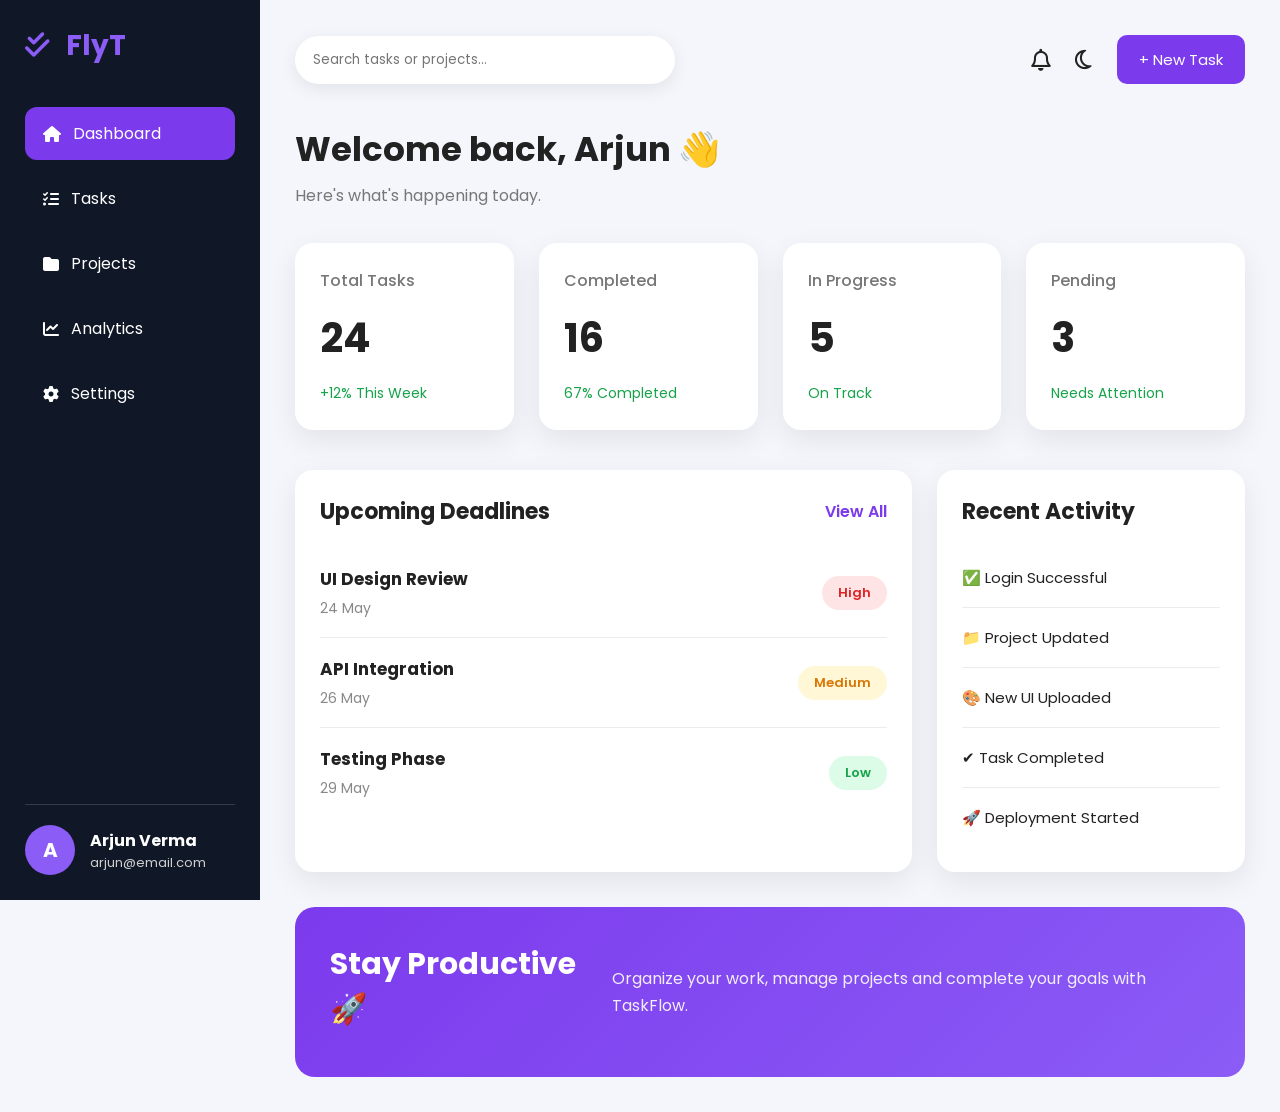
<file: index.html>
<!DOCTYPE html>
<html lang="en">

<head>
    <meta charset="UTF-8">
    <meta name="viewport" content="width=device-width, initial-scale=1.0">

    <title>FlyT | Dashboard</title>

    <!-- CSS -->
    <link rel="stylesheet" href="style.css">

    <!-- Font Awesome -->
    <link rel="stylesheet"
        href="https://cdnjs.cloudflare.com/ajax/libs/font-awesome/6.5.1/css/all.min.css">
</head>

<body>

<div class="container">

    <!-- ================= SIDEBAR ================= -->

    <aside class="sidebar">

        <div>

            <div class="logo">
                <h2>
                    <i class="fa-solid fa-check-double"></i>
                    FlyT
                </h2>
            </div>

            <ul class="menu">

                <li class="active">
                    <a href="index.html">
                        <i class="fa-solid fa-house"></i>
                        Dashboard
                    </a>
                </li>

                <li>
                    <a href="tasks.html">
                        <i class="fa-solid fa-list-check"></i>
                        Tasks
                    </a>
                </li>

                <li>
                    <a href="projects.html">
                        <i class="fa-solid fa-folder"></i>
                        Projects
                    </a>
                </li>

                <li>
                    <a href="analytics.html">
                        <i class="fa-solid fa-chart-line"></i>
                        Analytics
                    </a>
                </li>

                <li>
                    <a href="settings.html">
                        <i class="fa-solid fa-gear"></i>
                        Settings
                    </a>
                </li>

            </ul>

        </div>

        <div class="profile">

            <div class="circle">
                A
            </div>

            <div>

                <h4>Arjun Verma</h4>

                <p id="userEmail">
                    arjun@email.com
                </p>

            </div>

        </div>

    </aside>

    <!-- ================= MAIN ================= -->

    <main class="main">

        <!-- NAVBAR -->

        <div class="navbar">

            <div class="search">

                <input
                    type="text"
                    placeholder="Search tasks or projects...">

            </div>

            <div class="nav-right">

                <i class="fa-regular fa-bell"></i>

                <i id="darkModeBtn"
                    class="fa-regular fa-moon"></i>

                <button id="newTaskBtn">

                    + New Task

                </button>

            </div>

        </div>

        <!-- WELCOME -->

        <section class="welcome">

            <h1>
                Welcome back, Arjun 👋
            </h1>

            <p>

                Here's what's happening today.

            </p>

        </section>

        <!-- DASHBOARD CARDS -->

        <section class="cards">

            <div class="card">

                <h4>Total Tasks</h4>

                <h2>24</h2>

                <span>+12% This Week</span>

            </div>

            <div class="card">

                <h4>Completed</h4>

                <h2>16</h2>

                <span>67% Completed</span>

            </div>

            <div class="card">

                <h4>In Progress</h4>

                <h2>5</h2>

                <span>On Track</span>

            </div>

            <div class="card">

                <h4>Pending</h4>

                <h2>3</h2>

                <span>Needs Attention</span>

            </div>

        </section>

        <!-- CONTENT -->

        <section class="sections">

            <!-- DEADLINES -->

            <div class="box">

                <div class="title">

                    <h3>Upcoming Deadlines</h3>

                    <a href="tasks.html">

                        View All

                    </a>

                </div>

                <div class="task">

                    <div>

                        <h4>UI Design Review</h4>

                        <p>24 May</p>

                    </div>

                    <span class="high">

                        High

                    </span>

                </div>

                <div class="task">

                    <div>

                        <h4>API Integration</h4>

                        <p>26 May</p>

                    </div>

                    <span class="medium">

                        Medium

                    </span>

                </div>

                <div class="task">

                    <div>

                        <h4>Testing Phase</h4>

                        <p>29 May</p>

                    </div>

                    <span class="low">

                        Low

                    </span>

                </div>

            </div>

            <!-- RECENT ACTIVITY -->

            <div class="box">

                <div class="title">

                    <h3>

                        Recent Activity

                    </h3>

                </div>

                <ul class="activity">

                    <li>✅ Login Successful</li>

                    <li>📁 Project Updated</li>

                    <li>🎨 New UI Uploaded</li>

                    <li>✔ Task Completed</li>

                    <li>🚀 Deployment Started</li>

                </ul>

            </div>

        </section>

        <!-- BANNER -->

        <section class="banner">

            <h2>

                Stay Productive 🚀

            </h2>

            <p>

                Organize your work, manage projects and complete your goals with TaskFlow.

            </p>

        </section>

    </main>

</div>

<!-- JavaScript -->

<script src="script.js"></script>

</body>

</html>
</file>
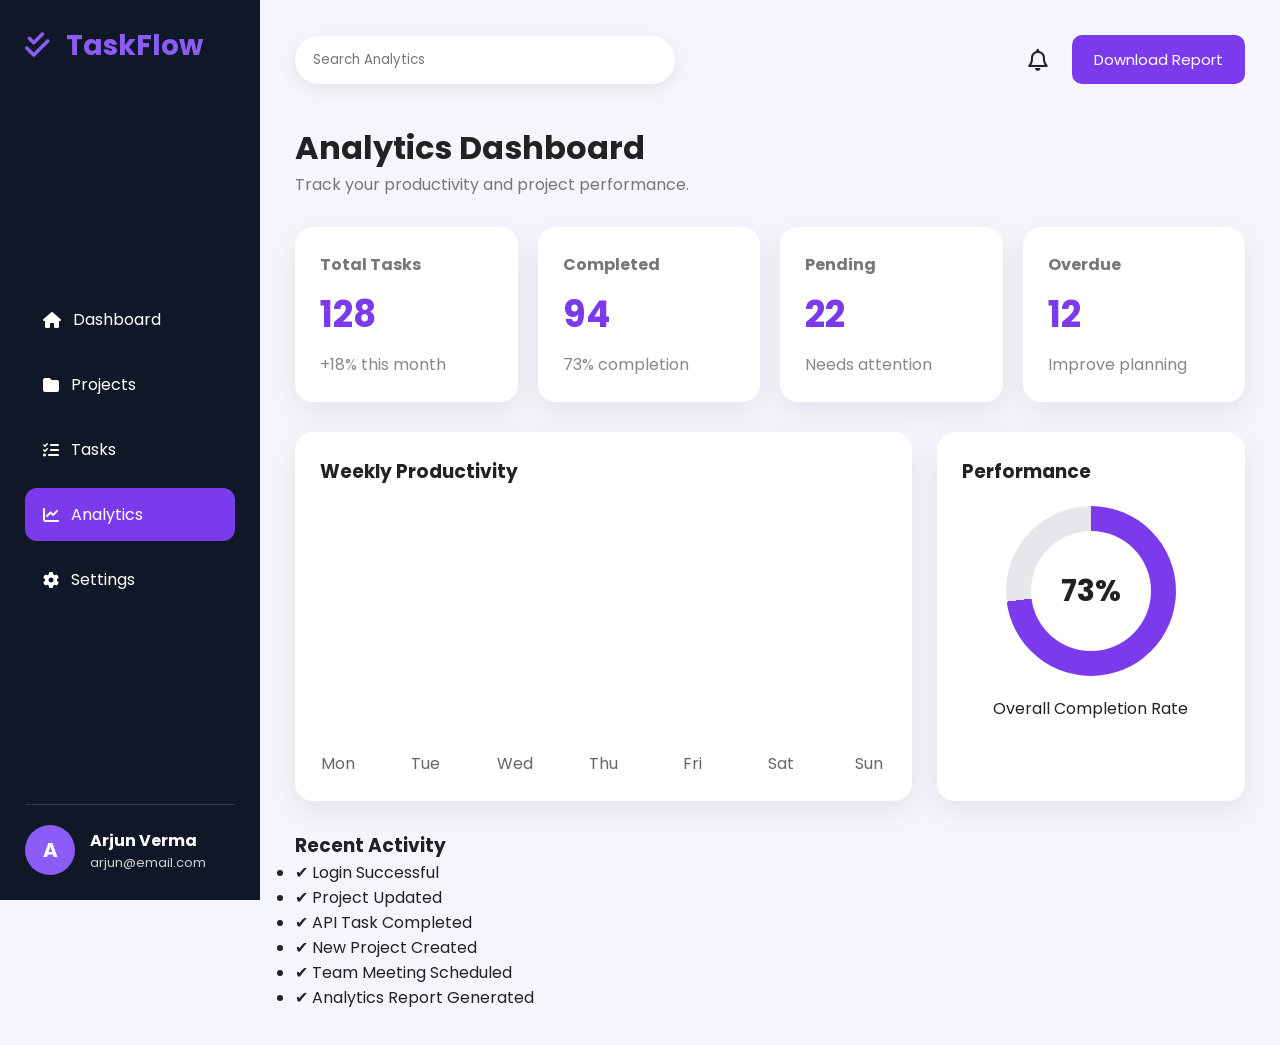
<file: analytics.html>
<!DOCTYPE html>
<html lang="en">
<head>
<meta charset="UTF-8">
<meta name="viewport" content="width=device-width, initial-scale=1.0">
<title>TaskFlow - Analytics</title>

<link rel="stylesheet" href="style.css">

<link rel="stylesheet"
href="https://cdnjs.cloudflare.com/ajax/libs/font-awesome/6.5.1/css/all.min.css">

</head>

<body>

<div class="container">

<!-- Sidebar -->

<div class="sidebar">

<div class="logo">
<h2><i class="fa-solid fa-check-double"></i> TaskFlow</h2>
</div>

<ul class="menu">

    <li>
        <a href="index.html">
            <i class="fa-solid fa-house"></i> Dashboard
        </a>
    </li>

    <li>
        <a href="projects.html">
            <i class="fa-solid fa-folder"></i> Projects
        </a>
    </li>

    <li>
        <a href="tasks.html">
            <i class="fa-solid fa-list-check"></i> Tasks
        </a>
    </li>

    <li class="active">
        <a href="analytics.html">
            <i class="fa-solid fa-chart-line"></i> Analytics
        </a>
    </li>

    <li>
        <a href="settings.html">
            <i class="fa-solid fa-gear"></i> Settings
        </a>
    </li>

</ul>
<div class="profile">

<div class="circle">A</div>

<div>

<h4>Arjun Verma</h4>

<p>arjun@email.com</p>

</div>

</div>

</div>

<!-- Main -->

<div class="main">

<div class="navbar">

<div class="search">

<input type="text" placeholder="Search Analytics">

</div>

<div class="nav-right">

<i class="fa-regular fa-bell"></i>

<button>Download Report</button>

</div>

</div>

<h1>Analytics Dashboard</h1>

<p class="subtitle">
Track your productivity and project performance.
</p>

<!-- Cards -->

<div class="analytics-cards">

<div class="analytics-card">

<h4>Total Tasks</h4>

<h2>128</h2>

<p>+18% this month</p>

</div>

<div class="analytics-card">

<h4>Completed</h4>

<h2>94</h2>

<p>73% completion</p>

</div>

<div class="analytics-card">

<h4>Pending</h4>

<h2>22</h2>

<p>Needs attention</p>

</div>

<div class="analytics-card">

<h4>Overdue</h4>

<h2>12</h2>

<p>Improve planning</p>

</div>

</div>

<!-- Charts -->

<div class="charts">

<!-- Weekly Chart -->

<div class="chart-box">

<h3>Weekly Productivity</h3>

<div class="bars">

<div class="bar">
<div class="fill" style="height:55%"></div>
<p>Mon</p>
</div>

<div class="bar">
<div class="fill" style="height:90%"></div>
<p>Tue</p>
</div>

<div class="bar">
<div class="fill" style="height:75%"></div>
<p>Wed</p>
</div>

<div class="bar">
<div class="fill" style="height:100%"></div>
<p>Thu</p>
</div>

<div class="bar">
<div class="fill" style="height:60%"></div>
<p>Fri</p>
</div>

<div class="bar">
<div class="fill" style="height:45%"></div>
<p>Sat</p>
</div>

<div class="bar">
<div class="fill" style="height:80%"></div>
<p>Sun</p>
</div>

</div>

</div>

<!-- Performance -->

<div class="chart-box">

<h3>Performance</h3>

<div class="performance">

<div class="progress-circle">
<h2>73%</h2>
</div>

<p>Overall Completion Rate</p>

</div>

</div>

</div>

<!-- Recent Activity -->

<div class="activity-box">

<h3>Recent Activity</h3>

<ul>

<li>✔ Login Successful</li>

<li>✔ Project Updated</li>

<li>✔ API Task Completed</li>

<li>✔ New Project Created</li>

<li>✔ Team Meeting Scheduled</li>

<li>✔ Analytics Report Generated</li>

</ul>

</div>

</div>

</div>
<script src="script.js"></script>
</body>
</html>
</file>
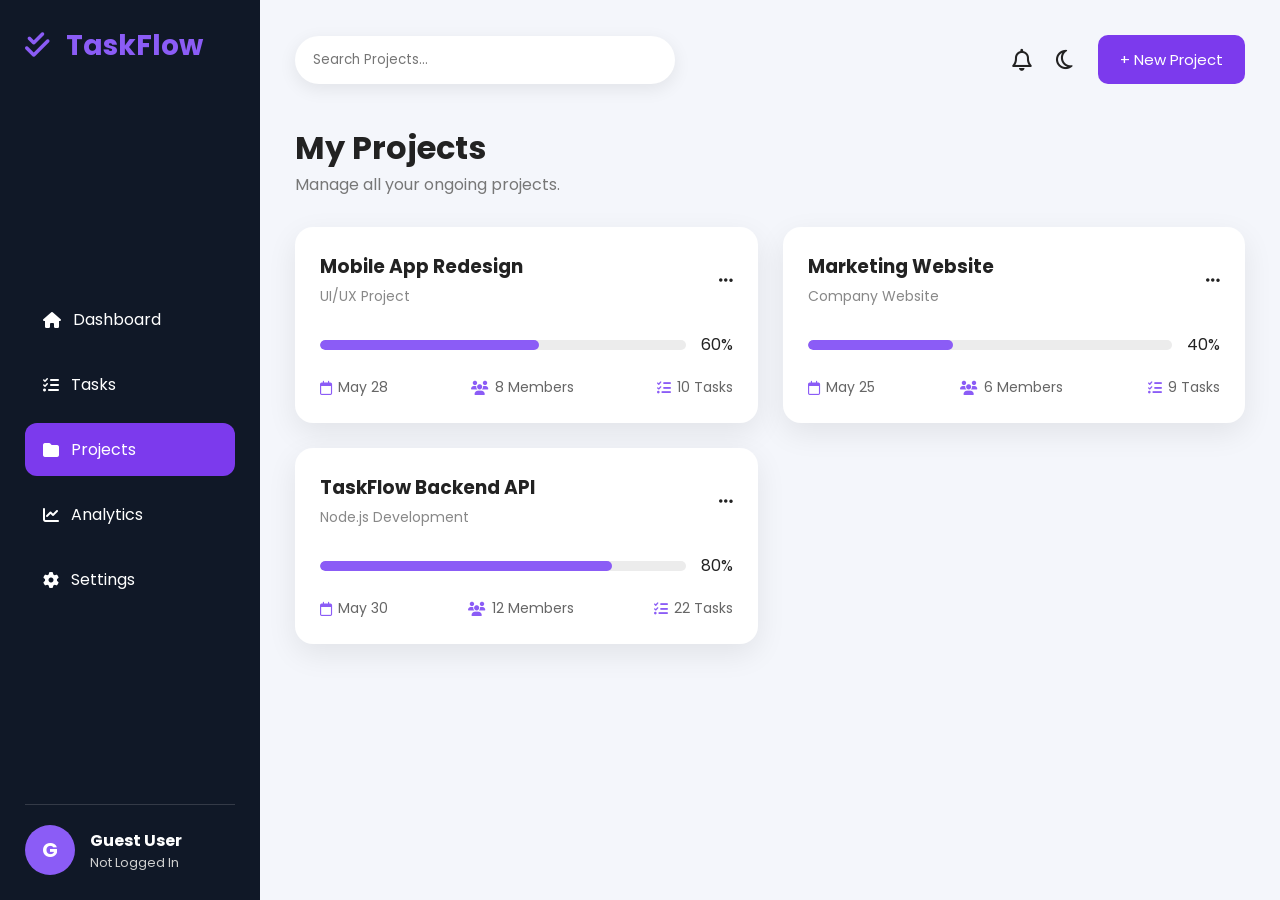
<file: projects.html>
<!DOCTYPE html>
<html lang="en">

<head>

    <meta charset="UTF-8">

    <meta name="viewport"
          content="width=device-width, initial-scale=1.0">

    <title>TaskFlow - Projects</title>

    <link rel="stylesheet"
          href="style.css">

    <link rel="stylesheet"
href="https://cdnjs.cloudflare.com/ajax/libs/font-awesome/6.5.1/css/all.min.css">

</head>

<body>

<div class="container">

    <!-- ================= SIDEBAR ================= -->

    <div class="sidebar">

        <div class="logo">

            <h2>

                <i class="fa-solid fa-check-double"></i>

                TaskFlow

            </h2>

        </div>

        <ul class="menu">

            <li>

                <a href="index.html">

                    <i class="fa-solid fa-house"></i>

                    Dashboard

                </a>

            </li>

            <li>

                <a href="tasks.html">

                    <i class="fa-solid fa-list-check"></i>

                    Tasks

                </a>

            </li>

            <li class="active">

                <a href="projects.html">

                    <i class="fa-solid fa-folder"></i>

                    Projects

                </a>

            </li>

            <li>

                <a href="analytics.html">

                    <i class="fa-solid fa-chart-line"></i>

                    Analytics

                </a>

            </li>

            <li>

                <a href="settings.html">

                    <i class="fa-solid fa-gear"></i>

                    Settings

                </a>

            </li>

        </ul>

        <div class="profile">

            <div class="circle"
                 id="userInitial">

                G

            </div>

            <div>

                <h4 id="userName">

                    Guest User

                </h4>

                <p id="userEmail">

                    Not Logged In

                </p>

            </div>

        </div>

    </div>

    <!-- ================= MAIN ================= -->

    <div class="main">

        <div class="navbar">

            <div class="search">

                <input
                    type="text"
                    placeholder="Search Projects...">

            </div>

            <div class="nav-right">

                <i class="fa-regular fa-bell"></i>

                <i class="fa-regular fa-moon"></i>

                <button>

                    + New Project

                </button>

            </div>

        </div>

        <h1>

            My Projects

        </h1>

        <p class="subtitle">

            Manage all your ongoing projects.

        </p>

        <div class="project-list">
            <!-- ================= PROJECT 2 ================= -->

<div class="project-card">

    <div class="project-top">
        <div>
            <h3>Mobile App Redesign</h3>
            <p>UI/UX Project</p>
        </div>

        <i class="fa-solid fa-ellipsis"></i>
    </div>

    <div class="progress-area">

        <div class="progress">
            <div class="progress-fill" style="width:60%"></div>
        </div>

        <span>60%</span>

    </div>

    <div class="project-footer">

        <span>
            <i class="fa-regular fa-calendar"></i>
            May 28
        </span>

        <span>
            <i class="fa-solid fa-users"></i>
            8 Members
        </span>

        <span>
            <i class="fa-solid fa-list-check"></i>
            10 Tasks
        </span>

    </div>

</div>

<!-- ================= PROJECT 3 ================= -->

<div class="project-card">

    <div class="project-top">
        <div>
            <h3>Marketing Website</h3>
            <p>Company Website</p>
        </div>

        <i class="fa-solid fa-ellipsis"></i>
    </div>

    <div class="progress-area">

        <div class="progress">
            <div class="progress-fill" style="width:40%"></div>
        </div>

        <span>40%</span>

    </div>

    <div class="project-footer">

        <span>
            <i class="fa-regular fa-calendar"></i>
            May 25
        </span>

        <span>
            <i class="fa-solid fa-users"></i>
            6 Members
        </span>

        <span>
            <i class="fa-solid fa-list-check"></i>
            9 Tasks
        </span>

    </div>

</div>

<!-- ================= PROJECT 4 ================= -->

<div class="project-card">

    <div class="project-top">
        <div>
            <h3>TaskFlow Backend API</h3>
            <p>Node.js Development</p>
        </div>

        <i class="fa-solid fa-ellipsis"></i>
    </div>

    <div class="progress-area">

        <div class="progress">
            <div class="progress-fill" style="width:80%"></div>
        </div>

        <span>80%</span>

    </div>

    <div class="project-footer">

        <span>
            <i class="fa-regular fa-calendar"></i>
            May 30
        </span>

        <span>
            <i class="fa-solid fa-users"></i>
            12 Members
        </span>

        <span>
            <i class="fa-solid fa-list-check"></i>
            22 Tasks
        </span>

    </div>

</div>
        </div>
        <!-- End Project List -->

    </div>
    <!-- End Main -->

</div>
<!-- End Container -->


<!-- ================= PROJECT DETAILS MODAL ================= -->

<div id="projectModal" class="modal">

    <div class="modal-content">

        <span class="close">&times;</span>

        <h2>Project Details</h2>

        <form>

            <label>Project Name</label>
            <input type="text" placeholder="Enter project name">

            <label>Description</label>
            <textarea placeholder="Project description"></textarea>

            <label>Team Members</label>
            <input type="number" placeholder="Number of members">

            <label>Progress</label>
            <input type="range" min="0" max="100" value="50">

            <label>Deadline</label>
            <input type="date">

            <button type="submit" class="save-btn">
                Save Project
            </button>

        </form>

    </div>

</div>


<script src="script.js"></script>

</body>
</html>
</file>
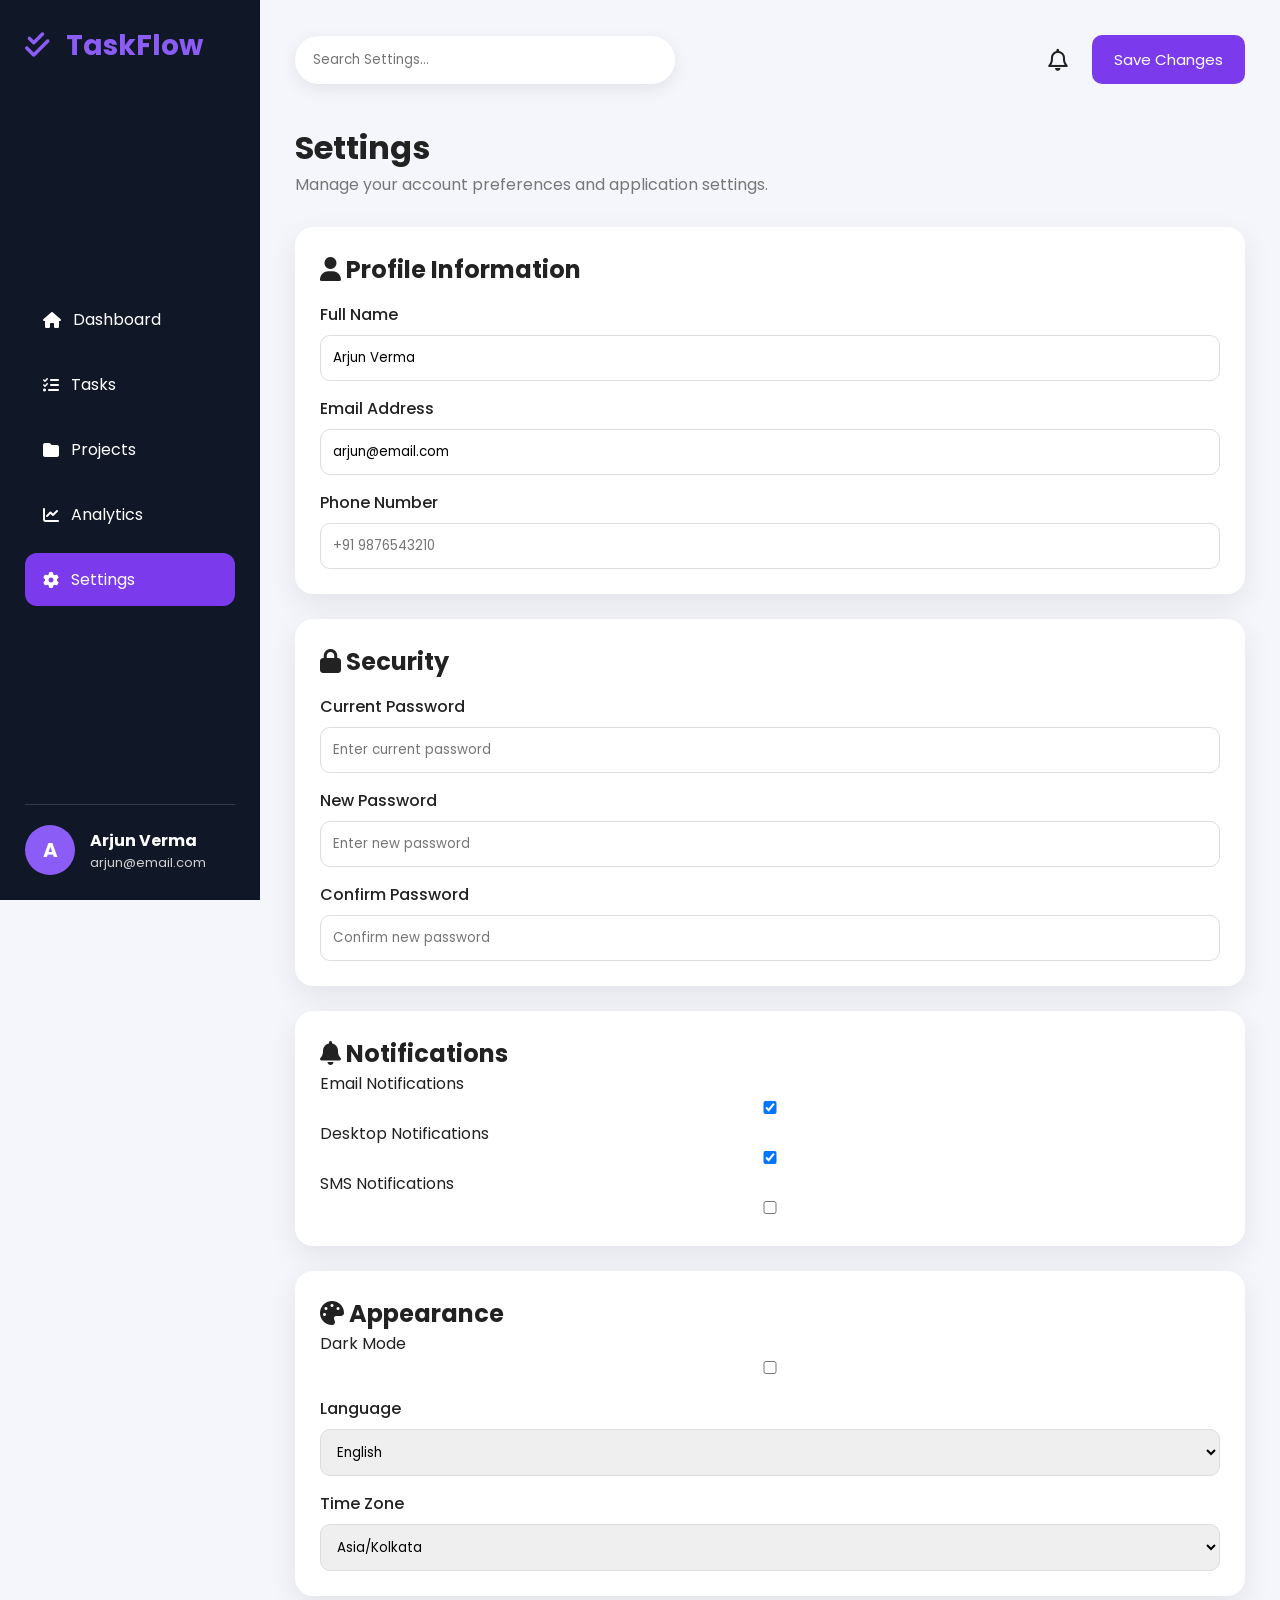
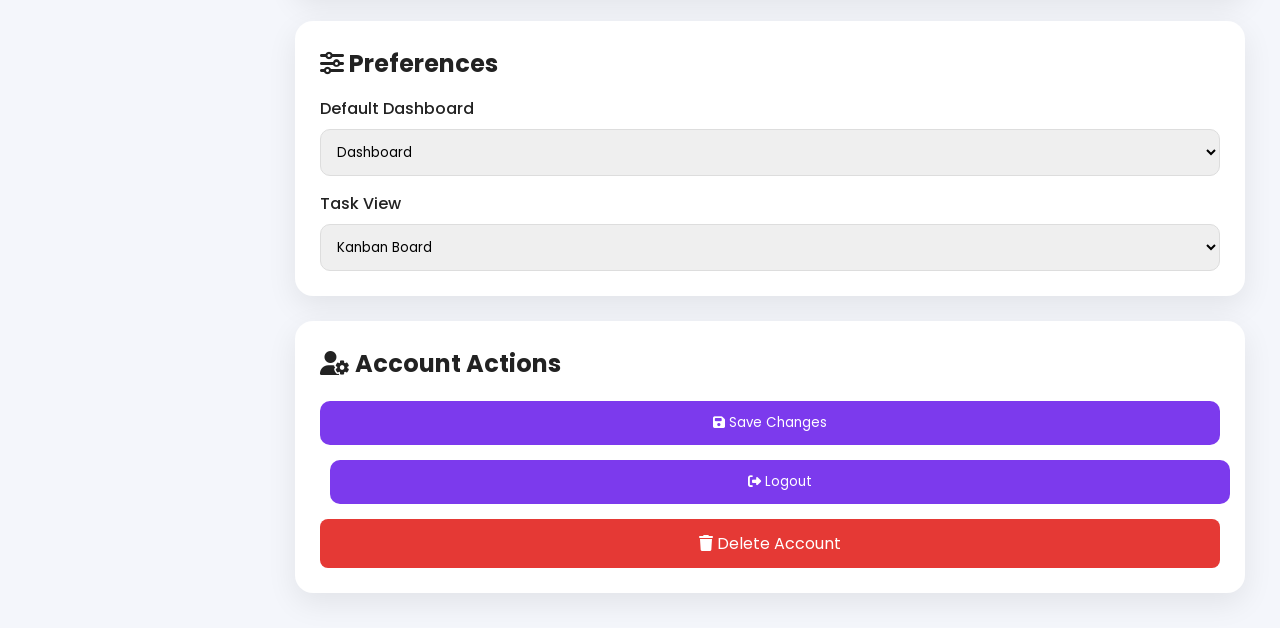
<file: settings.html>
<!DOCTYPE html>
<html lang="en">

<head>

<meta charset="UTF-8">
<meta name="viewport" content="width=device-width, initial-scale=1.0">

<title>TaskFlow - Settings</title>

<link rel="stylesheet" href="style.css">

<link rel="stylesheet"
href="https://cdnjs.cloudflare.com/ajax/libs/font-awesome/6.5.1/css/all.min.css">

</head>

<body>

<div class="container">

<!-- Sidebar -->

<div class="sidebar">

<div class="logo">
<h2><i class="fa-solid fa-check-double"></i> TaskFlow</h2>
</div>

<ul class="menu">

<li>
<a href="index.html">
<i class="fa-solid fa-house"></i>
Dashboard
</a>
</li>

<li>
<a href="tasks.html">
<i class="fa-solid fa-list-check"></i>
Tasks
</a>
</li>

<li>
<a href="projects.html">
<i class="fa-solid fa-folder"></i>
Projects
</a>
</li>

<li>
<a href="analytics.html">
<i class="fa-solid fa-chart-line"></i>
Analytics
</a>
</li>

<li class="active">
<a href="settings.html">
<i class="fa-solid fa-gear"></i>
Settings
</a>
</li>

</ul>

<div class="profile">

<div class="circle">A</div>

<div>
<h4>Arjun Verma</h4>
<p>arjun@email.com</p>
</div>

</div>

</div>

<!-- Main -->

<div class="main">

<!-- Navbar -->

<div class="navbar">

<div class="search">
<input type="text" placeholder="Search Settings...">
</div>

<div class="nav-right">

<i class="fa-regular fa-bell"></i>

<button>Save Changes</button>

</div>

</div>

<h1>Settings</h1>

<p class="subtitle">
Manage your account preferences and application settings.
</p>

<div class="settings-container">

<!-- Profile Settings -->

<div class="settings-card">

<h2>
<i class="fa-solid fa-user"></i>
Profile Information
</h2>

<label>Full Name</label>

<input
type="text"
value="Arjun Verma">

<label>Email Address</label>

<input
type="email"
value="arjun@email.com">

<label>Phone Number</label>

<input
type="text"
placeholder="+91 9876543210">
</div>

<!-- Security Settings -->

<div class="settings-card">

    <h2>
        <i class="fa-solid fa-lock"></i>
        Security
    </h2>

    <label>Current Password</label>
    <input type="password" placeholder="Enter current password">

    <label>New Password</label>
    <input type="password" placeholder="Enter new password">

    <label>Confirm Password</label>
    <input type="password" placeholder="Confirm new password">

</div>

<!-- Notifications -->

<div class="settings-card">

    <h2>
        <i class="fa-solid fa-bell"></i>
        Notifications
    </h2>

    <div class="setting-row">
        <span>Email Notifications</span>
        <input type="checkbox" checked>
    </div>

    <div class="setting-row">
        <span>Desktop Notifications</span>
        <input type="checkbox" checked>
    </div>

    <div class="setting-row">
        <span>SMS Notifications</span>
        <input type="checkbox">
    </div>

</div>

<!-- Appearance -->

<div class="settings-card">

    <h2>
        <i class="fa-solid fa-palette"></i>
        Appearance
    </h2>

    <div class="setting-row">
        <span>Dark Mode</span>
        <input type="checkbox" id="darkMode">
    </div>

    <label>Language</label>

    <select>

        <option>English</option>
        <option>Hindi</option>
        <option>Spanish</option>
        <option>French</option>

    </select>

    <label>Time Zone</label>

    <select>

        <option>Asia/Kolkata</option>
        <option>UTC</option>
        <option>America/New_York</option>
        <option>Europe/London</option>

    </select>

</div>

<!-- Preferences -->

<div class="settings-card">

    <h2>
        <i class="fa-solid fa-sliders"></i>
        Preferences
    </h2>

    <label>Default Dashboard</label>

    <select>

        <option>Dashboard</option>
        <option>Projects</option>
        <option>Tasks</option>
        <option>Analytics</option>

    </select>

    <label>Task View</label>

    <select>

        <option>Kanban Board</option>
        <option>List View</option>
        <option>Calendar View</option>

    </select>

</div>
<!-- Account Actions -->

<div class="settings-card">

    <h2>
        <i class="fa-solid fa-user-gear"></i>
        Account Actions
    </h2>

    <button class="save-btn">
        <i class="fa-solid fa-floppy-disk"></i>
        Save Changes
    </button>

    <button class="filter-btn" style="width:100%; margin-top:15px;">
        <i class="fa-solid fa-right-from-bracket"></i>
        Logout
    </button>

    <button style="
        width:100%;
        margin-top:15px;
        padding:12px;
        background:#e53935;
        color:white;
        border:none;
        border-radius:8px;
        cursor:pointer;
        font-size:16px;">
        <i class="fa-solid fa-trash"></i>
        Delete Account
    </button>

</div>

</div>
<!-- End Settings Container -->

</div>
<!-- End Main -->

</div>
<!-- End Container -->

<script src="script.js"></script>

</body>
</html>
</file>
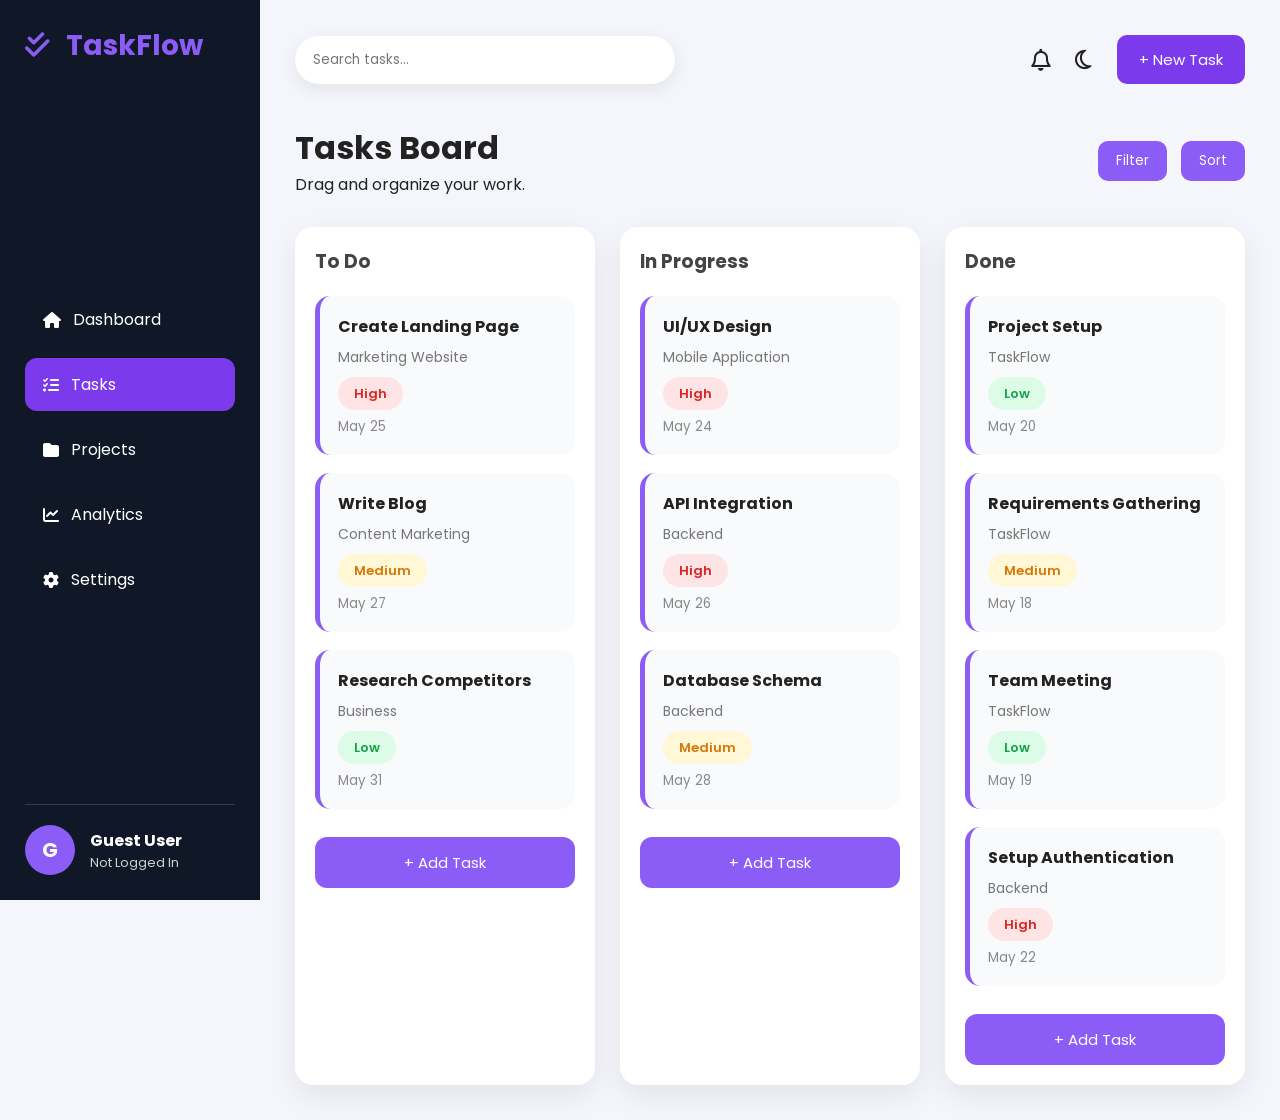
<file: tasks.html>
<!DOCTYPE html>
<html lang="en">

<head>

    <meta charset="UTF-8">
    <meta name="viewport" content="width=device-width, initial-scale=1.0">

    <title>TaskFlow - Tasks</title>

    <!-- Main CSS -->
    <link rel="stylesheet" href="style.css">

    <!-- Font Awesome -->
    <link rel="stylesheet"
        href="https://cdnjs.cloudflare.com/ajax/libs/font-awesome/6.5.1/css/all.min.css">

</head>

<body>

<div class="container">

    <!-- ================= SIDEBAR ================= -->

    <div class="sidebar">

        <div class="logo">
            <h2>
                <i class="fa-solid fa-check-double"></i>
                TaskFlow
            </h2>
        </div>

        <ul class="menu">

            <li>
                <a href="index.html">
                    <i class="fa-solid fa-house"></i>
                    Dashboard
                </a>
            </li>

            <li class="active">
                <a href="tasks.html">
                    <i class="fa-solid fa-list-check"></i>
                    Tasks
                </a>
            </li>

            <li>
                <a href="projects.html">
                    <i class="fa-solid fa-folder"></i>
                    Projects
                </a>
            </li>

            <li>
                <a href="analytics.html">
                    <i class="fa-solid fa-chart-line"></i>
                    Analytics
                </a>
            </li>

            <li>
                <a href="settings.html">
                    <i class="fa-solid fa-gear"></i>
                    Settings
                </a>
            </li>

        </ul>

        <div class="profile">

            <div class="circle" id="userInitial">
                G
            </div>

            <div>

                <h4 id="userName">
                    Guest User
                </h4>

                <p id="userEmail">
                    Not Logged In
                </p>

            </div>

        </div>

    </div>

    <!-- ================= MAIN ================= -->

    <div class="main">

        <!-- Navbar -->

        <div class="navbar">

            <div class="search">

                <input
                    type="text"
                    placeholder="Search tasks...">

            </div>

            <div class="nav-right">

                <i class="fa-regular fa-bell"></i>

                <i class="fa-regular fa-moon"></i>

                <button>
                    + New Task
                </button>

            </div>

        </div>

        <!-- Heading -->

        <div class="title">

            <div>

                <h1>Tasks Board</h1>

                <p>
                    Drag and organize your work.
                </p>

            </div>

            <div>

                <button class="filter-btn">
                    Filter
                </button>

                <button class="filter-btn">
                    Sort
                </button>

            </div>

        </div>

        <!-- ================= KANBAN ================= -->

        <div class="kanban">

            <!-- TO DO -->

            <div class="column">

                <h3>To Do</h3>

                <div class="task-card">

                    <h4>Create Landing Page</h4>

                    <p>Marketing Website</p>

                    <span class="high">
                        High
                    </span>

                    <small>May 25</small>

                </div>

                <div class="task-card">

                    <h4>Write Blog</h4>

                    <p>Content Marketing</p>

                    <span class="medium">
                        Medium
                    </span>

                    <small>May 27</small>

                </div>

                <div class="task-card">

                    <h4>Research Competitors</h4>

                    <p>Business</p>

                    <span class="low">
                        Low
                    </span>

                    <small>May 31</small>

                </div>

                <button class="add-btn">
                    + Add Task
                </button>

            </div>
                        <!-- IN PROGRESS -->

            <div class="column">

                <h3>In Progress</h3>

                <div class="task-card">

                    <h4>UI/UX Design</h4>

                    <p>Mobile Application</p>

                    <span class="high">
                        High
                    </span>

                    <small>May 24</small>

                </div>

                <div class="task-card">

                    <h4>API Integration</h4>

                    <p>Backend</p>

                    <span class="high">
                        High
                    </span>

                    <small>May 26</small>

                </div>

                <div class="task-card">

                    <h4>Database Schema</h4>

                    <p>Backend</p>

                    <span class="medium">
                        Medium
                    </span>

                    <small>May 28</small>

                </div>

                <button class="add-btn">
                    + Add Task
                </button>

            </div>

            <!-- DONE -->

            <div class="column">

                <h3>Done</h3>

                <div class="task-card">

                    <h4>Project Setup</h4>

                    <p>TaskFlow</p>

                    <span class="low">
                        Low
                    </span>

                    <small>May 20</small>

                </div>

                <div class="task-card">

                    <h4>Requirements Gathering</h4>

                    <p>TaskFlow</p>

                    <span class="medium">
                        Medium
                    </span>

                    <small>May 18</small>

                </div>

                <div class="task-card">

                    <h4>Team Meeting</h4>

                    <p>TaskFlow</p>

                    <span class="low">
                        Low
                    </span>

                    <small>May 19</small>

                </div>

                <div class="task-card">

                    <h4>Setup Authentication</h4>

                    <p>Backend</p>

                    <span class="high">
                        High
                    </span>

                    <small>May 22</small>

                </div>

                <button class="add-btn">
                    + Add Task
                </button>

            </div>

        </div>

        <!-- End Kanban -->

    </div>

</div>
<!-- ================= EDIT TASK MODAL ================= -->

<div id="taskModal" class="modal">

    <div class="modal-content">

        <span class="close">&times;</span>

        <h2>Edit Task</h2>

        <form>

            <label>Task Name</label>
            <input type="text" placeholder="Enter task name">

            <label>Description</label>
            <textarea placeholder="Task Description"></textarea>

            <label>Priority</label>

            <select>

                <option>High</option>
                <option>Medium</option>
                <option>Low</option>

            </select>

            <label>Status</label>

            <select>

                <option>To Do</option>
                <option>In Progress</option>
                <option>Done</option>

            </select>

            <label>Due Date</label>

            <input type="date">

            <button type="submit" class="save-btn">

                Save Task

            </button>

        </form>

    </div>

</div>

<!-- ================= USER PROFILE ================= -->

<script>

const savedName = localStorage.getItem("username");
const savedEmail = localStorage.getItem("useremail");

if(savedName){

    document.getElementById("userName").textContent = savedName;

    document.getElementById("userInitial").textContent =
    savedName.charAt(0).toUpperCase();

}

if(savedEmail){

    document.getElementById("userEmail").textContent = savedEmail;

}

</script>

<!-- Main JavaScript -->

<script src="script.js"></script>

</body>
</html>
</file>
<file: style.css>
/* ==========================================================
   TASKFLOW - STYLE.CSS
   PART 1
   Global Styles + Sidebar + Navbar + Dashboard
==========================================================*/

/* ---------- Google Font ---------- */

@import url('https://fonts.googleapis.com/css2?family=Poppins:wght@300;400;500;600;700&display=swap');

/* ---------- Reset ---------- */

*{
    margin:0;
    padding:0;
    box-sizing:border-box;
    font-family:'Poppins',sans-serif;
}

html{
    scroll-behavior:smooth;
}

body{
    background:#f4f6fb;
    color:#222;
}

/* ---------- Container ---------- */

.container{
    display:flex;
    min-height:100vh;
}

/* ==========================================================
   SIDEBAR
==========================================================*/

.sidebar{

    width:260px;
    height:100vh;

    position:fixed;
    left:0;
    top:0;

    background:#101827;

    color:#fff;

    display:flex;
    flex-direction:column;
    justify-content:space-between;

    padding:25px;

}

/* Logo */

.logo h2{

    color:#8b5cf6;
    font-size:28px;
    font-weight:700;

}

.logo i{

    margin-right:10px;

}

/* Menu */

.menu{

    list-style:none;
    margin-top:40px;

}

.menu li{

    margin-bottom:12px;

}

.menu li a{

    display:flex;
    align-items:center;

    gap:12px;

    text-decoration:none;

    color:#fff;

    padding:14px 18px;

    border-radius:12px;

    transition:.3s;

}

.menu li a:hover{

    background:#7c3aed;

}

.menu li.active a{

    background:#7c3aed;

}

/* Profile */

.profile{

    display:flex;
    align-items:center;

    gap:15px;

    padding-top:20px;

    border-top:1px solid rgba(255,255,255,.15);

}

.circle{

    width:50px;
    height:50px;

    border-radius:50%;

    background:#8b5cf6;

    display:flex;
    justify-content:center;
    align-items:center;

    color:#fff;

    font-size:20px;
    font-weight:bold;

}

.profile h4{

    font-size:16px;

}

.profile p{

    font-size:13px;

    color:#cfcfcf;

}

/* ==========================================================
   MAIN
==========================================================*/

.main{

    margin-left:260px;

    width:calc(100% - 260px);

    padding:35px;

}

/* ==========================================================
   NAVBAR
==========================================================*/

.navbar{

    display:flex;
    justify-content:space-between;
    align-items:center;

    margin-bottom:40px;

}

/* Search */

.search{

    width:380px;

}

.search input{

    width:100%;

    padding:14px 18px;

    border:none;

    border-radius:40px;

    background:white;

    outline:none;

    box-shadow:0 5px 18px rgba(0,0,0,.08);

}

/* Right */

.nav-right{

    display:flex;
    align-items:center;

    gap:25px;

}

.nav-right i{

    font-size:22px;

    cursor:pointer;

    transition:.3s;

}

.nav-right i:hover{

    color:#7c3aed;

}

/* Button */

.nav-right button{

    background:#7c3aed;

    color:white;

    border:none;

    border-radius:10px;

    padding:13px 22px;

    cursor:pointer;

    font-size:15px;

    transition:.3s;

}

.nav-right button:hover{

    background:#6d28d9;

}

/* ==========================================================
   WELCOME
==========================================================*/

.welcome{

    margin-bottom:35px;

}

.welcome h1{

    font-size:34px;

    margin-bottom:8px;

}

.welcome p{

    color:#777;

}

/* ==========================================================
   DASHBOARD CARDS
==========================================================*/

.cards{

    display:grid;

    grid-template-columns:repeat(4,1fr);

    gap:25px;

    margin-bottom:40px;

}

.card{

    background:white;

    border-radius:18px;

    padding:25px;

    box-shadow:0 10px 30px rgba(0,0,0,.08);

    transition:.35s;

}

.card:hover{

    transform:translateY(-8px);

}

.card h4{

    color:#777;

    margin-bottom:15px;

    font-weight:500;

}

.card h2{

    font-size:40px;

    margin-bottom:12px;

}

.card span{

    color:#16a34a;

    font-size:14px;

}
/* ==========================================================
   DASHBOARD SECTIONS
==========================================================*/

.sections{

    display:grid;

    grid-template-columns:2fr 1fr;

    gap:25px;

    margin-bottom:35px;

}

/* Boxes */

.box{

    background:#fff;

    border-radius:18px;

    padding:25px;

    box-shadow:0 10px 30px rgba(0,0,0,.08);

}

/* Box Header */

.title{

    display:flex;

    justify-content:space-between;

    align-items:center;

    margin-bottom:20px;

}

.title h3{

    font-size:22px;

}

.title a{

    text-decoration:none;

    color:#7c3aed;

    font-weight:600;

}

.title a:hover{

    text-decoration:underline;

}

/* ==========================================================
   DEADLINE TASKS
==========================================================*/

.task{

    display:flex;

    justify-content:space-between;

    align-items:center;

    padding:18px 0;

    border-bottom:1px solid #ececec;

}

.task:last-child{

    border-bottom:none;

}

.task h4{

    margin-bottom:6px;

    font-size:17px;

}

.task p{

    color:#888;

    font-size:14px;

}

/* Priority Labels */

.high{

    background:#ffe4e6;

    color:#dc2626;

    padding:7px 16px;

    border-radius:25px;

    font-size:13px;

    font-weight:600;

}

.medium{

    background:#fff7d6;

    color:#d97706;

    padding:7px 16px;

    border-radius:25px;

    font-size:13px;

    font-weight:600;

}

.low{

    background:#dcfce7;

    color:#16a34a;

    padding:7px 16px;

    border-radius:25px;

    font-size:13px;

    font-weight:600;

}

/* ==========================================================
   RECENT ACTIVITY
==========================================================*/

.activity{

    list-style:none;

}

.activity li{

    padding:18px 0;

    border-bottom:1px solid #ececec;

    font-size:15px;

    transition:.3s;

}

.activity li:last-child{

    border-bottom:none;

}

.activity li:hover{

    color:#7c3aed;

    padding-left:8px;

}

/* ==========================================================
   PRODUCTIVITY BANNER
==========================================================*/

.banner{

    background:linear-gradient(135deg,#7c3aed,#8b5cf6);

    color:#fff;

    padding:35px;

    border-radius:20px;

    display:flex;

    justify-content:space-between;

    align-items:center;

    overflow:hidden;

}

.banner h2{

    font-size:30px;

    margin-bottom:10px;

}

.banner p{

    opacity:.9;

    line-height:1.7;

    max-width:600px;

}

/* ==========================================================
   BUTTON EFFECTS
==========================================================*/

button{

    transition:.3s;

}

button:hover{

    transform:translateY(-2px);

}

/* ==========================================================
   SCROLLBAR
==========================================================*/

::-webkit-scrollbar{

    width:8px;

}

::-webkit-scrollbar-track{

    background:#f2f2f2;

}

::-webkit-scrollbar-thumb{

    background:#8b5cf6;

    border-radius:20px;

}

::-webkit-scrollbar-thumb:hover{

    background:#6d28d9;

}

/* ==========================================================
   RESPONSIVE DESIGN
==========================================================*/

@media(max-width:1200px){

.cards{

grid-template-columns:repeat(2,1fr);

}

.sections{

grid-template-columns:1fr;

}

}

@media(max-width:900px){

.sidebar{

width:220px;

}

.main{

margin-left:220px;

width:calc(100% - 220px);

}

.search{

width:250px;

}

}

@media(max-width:768px){

.sidebar{

display:none;

}

.main{

margin-left:0;

width:100%;

padding:20px;

}

.navbar{

flex-direction:column;

gap:20px;

align-items:flex-start;

}

.search{

width:100%;

}

.cards{

grid-template-columns:1fr;

}

.sections{

grid-template-columns:1fr;

}

.banner{

flex-direction:column;

align-items:flex-start;

gap:15px;

}

}

@media(max-width:500px){

.nav-right{

gap:15px;

}

.nav-right button{

padding:10px 15px;

font-size:13px;

}

.welcome h1{

font-size:28px;

}

.card h2{

font-size:30px;

}

}
/* ==========================================================
   TASKS PAGE
==========================================================*/

.kanban{

    display:grid;

    grid-template-columns:repeat(3,1fr);

    gap:25px;

    margin-top:30px;

}

.column{

    background:#ffffff;

    border-radius:18px;

    padding:20px;

    box-shadow:0 10px 30px rgba(0,0,0,.08);

    min-height:650px;

}

.column h3{

    margin-bottom:20px;

    color:#444;

}

/* Task Card */

.task-card{

    background:#f9fafc;

    border-radius:15px;

    padding:18px;

    margin-bottom:18px;

    cursor:pointer;

    transition:.3s;

    border-left:5px solid #8b5cf6;

}

.task-card:hover{

    transform:translateY(-5px);

    box-shadow:0 10px 20px rgba(0,0,0,.12);

}

.task-card h4{

    margin-bottom:8px;

}

.task-card p{

    color:#777;

    margin-bottom:12px;

    font-size:14px;

}

.task-card small{

    display:block;

    margin-top:12px;

    color:#888;

}

/* Add Task Button */

.add-btn{

    width:100%;

    padding:14px;

    border:none;

    background:#8b5cf6;

    color:white;

    border-radius:12px;

    cursor:pointer;

    font-size:15px;

    margin-top:10px;

    transition:.3s;

}

.add-btn:hover{

    background:#6d28d9;

}

/* Filter Buttons */

.filter-btn{

    background:#8b5cf6;

    color:white;

    border:none;

    padding:10px 18px;

    border-radius:10px;

    cursor:pointer;

    margin-left:10px;

}

.filter-btn:hover{

    background:#6d28d9;

}

/* ==========================================================
   PROJECTS PAGE
==========================================================*/

.subtitle{

    color:#777;

    margin-bottom:30px;

}

.project-list{

    display:grid;

    grid-template-columns:repeat(2,1fr);

    gap:25px;

}

.project-card{

    background:white;

    border-radius:18px;

    padding:25px;

    box-shadow:0 10px 30px rgba(0,0,0,.08);

    transition:.3s;

}

.project-card:hover{

    transform:translateY(-6px);

}

.project-top{

    display:flex;

    justify-content:space-between;

    align-items:center;

    margin-bottom:25px;

}

.project-top h3{

    margin-bottom:5px;

}

.project-top p{

    color:#888;

    font-size:14px;

}

/* Progress */

.progress-area{

    display:flex;

    align-items:center;

    gap:15px;

    margin-bottom:20px;

}

.progress{

    width:100%;

    height:10px;

    background:#ececec;

    border-radius:20px;

    overflow:hidden;

}

.progress-fill{

    height:100%;

    background:#8b5cf6;

    border-radius:20px;

}

/* Footer */

.project-footer{

    display:flex;

    justify-content:space-between;

    flex-wrap:wrap;

    gap:12px;

    color:#666;

    font-size:14px;

}

.project-footer span{

    display:flex;

    align-items:center;

    gap:6px;

}

.project-footer i{

    color:#8b5cf6;

}

/* ==========================================================
   RESPONSIVE
==========================================================*/

@media(max-width:1200px){

.kanban{

grid-template-columns:1fr;

}

.project-list{

grid-template-columns:1fr;

}

}

@media(max-width:768px){

.project-footer{

flex-direction:column;

}

}
/* ==========================================================
   ANALYTICS PAGE
==========================================================*/

.analytics-cards{
    display:grid;
    grid-template-columns:repeat(4,1fr);
    gap:20px;
    margin:30px 0;
}

.analytics-card{
    background:#fff;
    padding:25px;
    border-radius:18px;
    box-shadow:0 10px 30px rgba(0,0,0,.08);
    transition:.3s;
}

.analytics-card:hover{
    transform:translateY(-8px);
}

.analytics-card h4{
    color:#777;
    margin-bottom:10px;
}

.analytics-card h2{
    color:#7c3aed;
    font-size:36px;
    margin-bottom:10px;
}

.analytics-card p{
    color:#888;
}

/* Charts */

.charts{
    display:grid;
    grid-template-columns:2fr 1fr;
    gap:25px;
    margin-bottom:30px;
}

.chart-box{
    background:#fff;
    padding:25px;
    border-radius:18px;
    box-shadow:0 10px 30px rgba(0,0,0,.08);
}

/* Weekly Bar Graph */

.bars{
    display:flex;
    justify-content:space-between;
    align-items:flex-end;
    height:260px;
    margin-top:30px;
}

.bar{
    display:flex;
    flex-direction:column;
    align-items:center;
}

.fill{
    width:35px;
    background:#7c3aed;
    border-radius:10px 10px 0 0;
}

.bar p{
    margin-top:10px;
    color:#666;
}

/* Circle Progress */

.performance{
    display:flex;
    flex-direction:column;
    align-items:center;
    justify-content:center;
    margin-top:20px;
}

.progress-circle{
    width:170px;
    height:170px;
    border-radius:50%;
    background:conic-gradient(#7c3aed 73%,#e5e7eb 0%);
    display:flex;
    justify-content:center;
    align-items:center;
    margin-bottom:20px;
}

.progress-circle h2{
    width:120px;
    height:120px;
    border-radius:50%;
    background:#fff;
    display:flex;
    justify-content:center;
    align-items:center;
    font-size:30px;
}

/* ==========================================================
   SETTINGS PAGE
==========================================================*/

.settings-container{
    display:grid;
    gap:25px;
}

.settings-card{
    background:#fff;
    padding:25px;
    border-radius:18px;
    box-shadow:0 10px 30px rgba(0,0,0,.08);
}

.settings-card h3{
    margin-bottom:20px;
}

.settings-card label{
    display:block;
    margin-top:15px;
    margin-bottom:8px;
    font-weight:500;
}

.settings-card input,
.settings-card select{
    width:100%;
    padding:12px;
    border:1px solid #ddd;
    border-radius:10px;
    outline:none;
}

.settings-card button{
    margin-top:20px;
    background:#7c3aed;
    color:#fff;
    border:none;
    padding:12px 20px;
    border-radius:10px;
    cursor:pointer;
}

.settings-card button:hover{
    background:#6d28d9;
}

/* ==========================================================
   PROFILE PAGE
==========================================================*/

.profile-card{
    background:#fff;
    padding:30px;
    border-radius:18px;
    text-align:center;
    box-shadow:0 10px 30px rgba(0,0,0,.08);
}

.profile-card img{
    width:130px;
    height:130px;
    border-radius:50%;
    object-fit:cover;
    margin-bottom:20px;
}

.profile-card h2{
    margin-bottom:10px;
}

.profile-card p{
    color:#777;
    margin-bottom:15px;
}

/* ==========================================================
   MODAL
==========================================================*/

.modal{
    display:none;
    position:fixed;
    left:0;
    top:0;
    width:100%;
    height:100%;
    background:rgba(0,0,0,.55);
    justify-content:center;
    align-items:center;
    z-index:999;
}

.modal-content{
    background:#fff;
    width:450px;
    max-width:95%;
    padding:30px;
    border-radius:18px;
    animation:popup .25s ease;
}

@keyframes popup{

from{
    transform:scale(.8);
    opacity:0;
}

to{
    transform:scale(1);
    opacity:1;
}

}

.close{
    float:right;
    font-size:30px;
    cursor:pointer;
}

.modal-content h2{
    margin-bottom:20px;
}

.modal-content label{
    display:block;
    margin:15px 0 8px;
}

.modal-content input,
.modal-content textarea,
.modal-content select{
    width:100%;
    padding:12px;
    border:1px solid #ddd;
    border-radius:10px;
}

.modal-content textarea{
    resize:none;
    height:100px;
}

.save-btn{
    margin-top:20px;
    width:100%;
    padding:12px;
    border:none;
    background:#7c3aed;
    color:#fff;
    border-radius:10px;
    cursor:pointer;
}

.save-btn:hover{
    background:#6d28d9;
}

/* ==========================================================
   DARK MODE
==========================================================*/

.dark{
    background:#111827;
    color:white;
}

.dark .card,
.dark .box,
.dark .project-card,
.dark .task-card,
.dark .analytics-card,
.dark .chart-box,
.dark .settings-card,
.dark .profile-card,
.dark .modal-content{

    background:#1f2937;
    color:white;

}

.dark input,
.dark textarea,
.dark select{

    background:#374151;
    color:white;
    border:none;

}

.dark .search input{

    background:#374151;
    color:white;

}

/* ==========================================================
   RESPONSIVE
==========================================================*/

@media(max-width:1100px){

.analytics-cards{

grid-template-columns:repeat(2,1fr);

}

.charts{

grid-template-columns:1fr;

}

}

@media(max-width:768px){

.analytics-cards{

grid-template-columns:1fr;

}

.modal-content{

width:95%;

}

}
</file>
